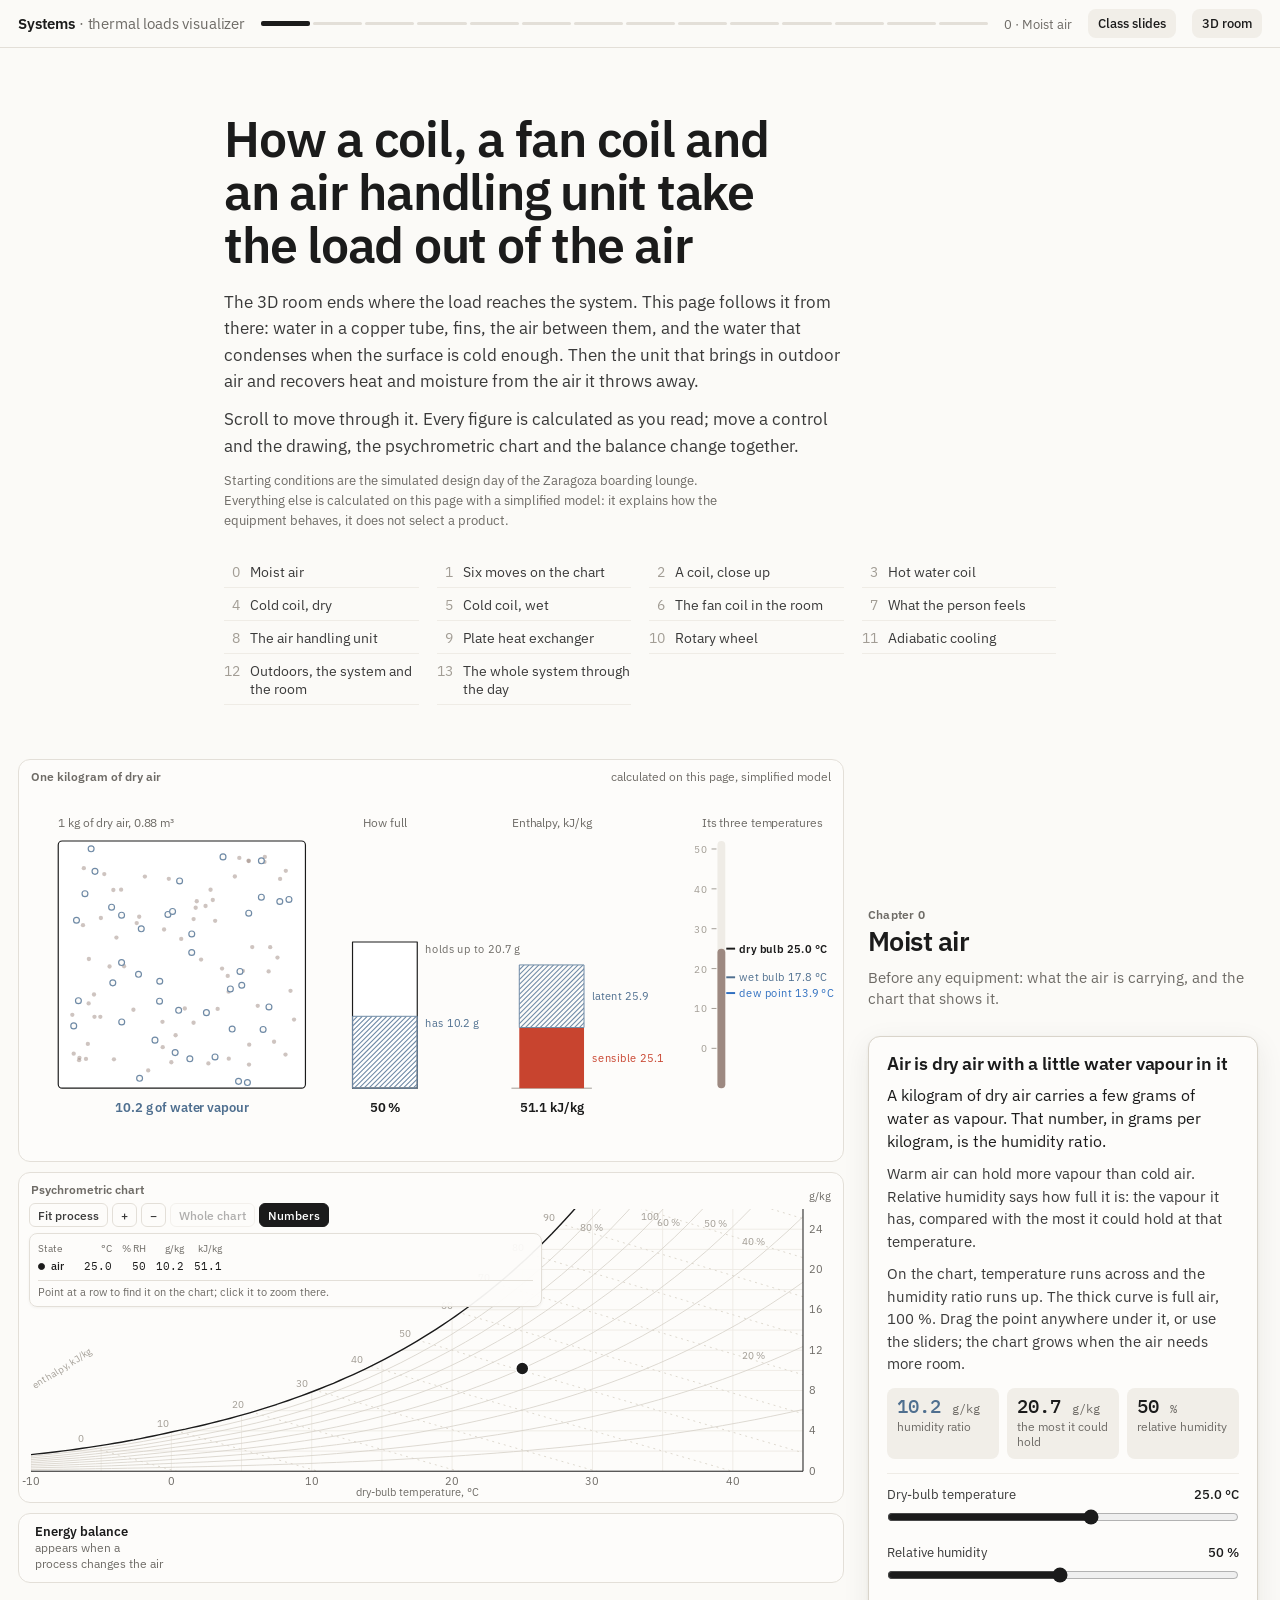
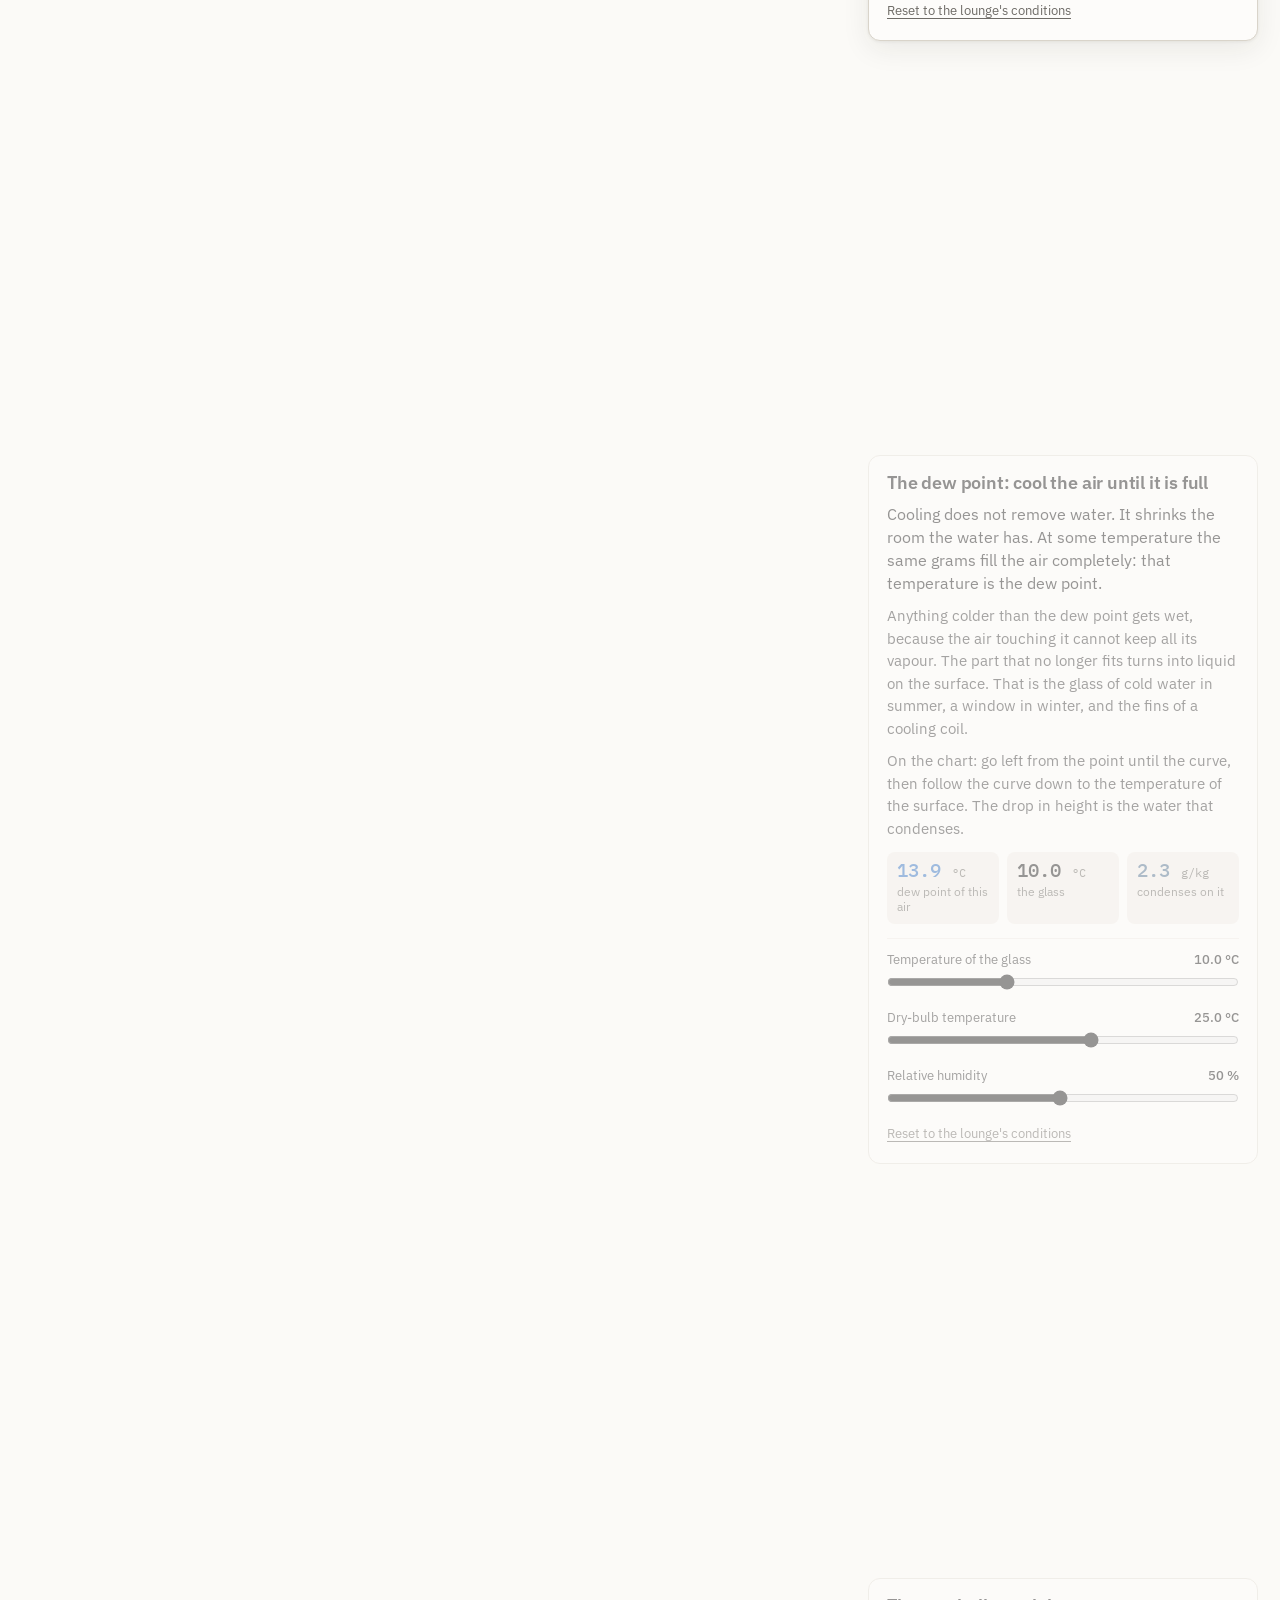
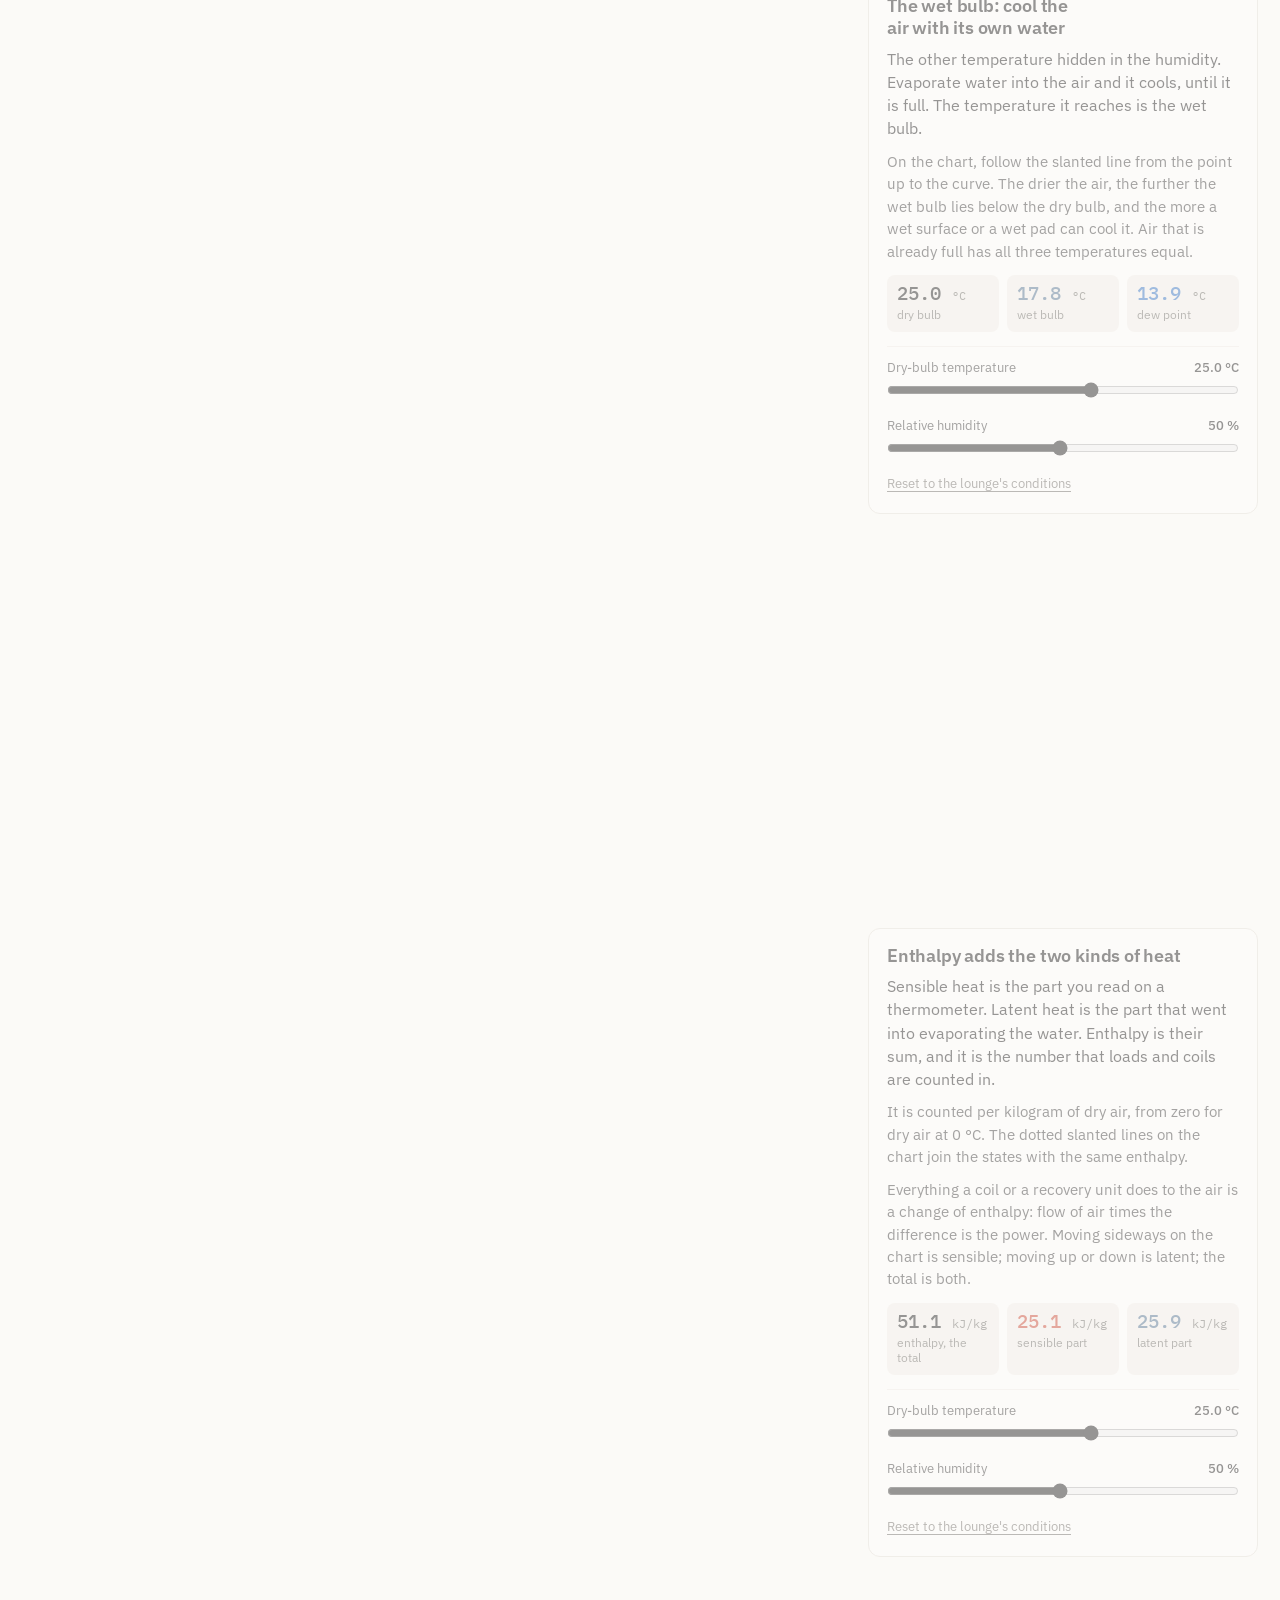
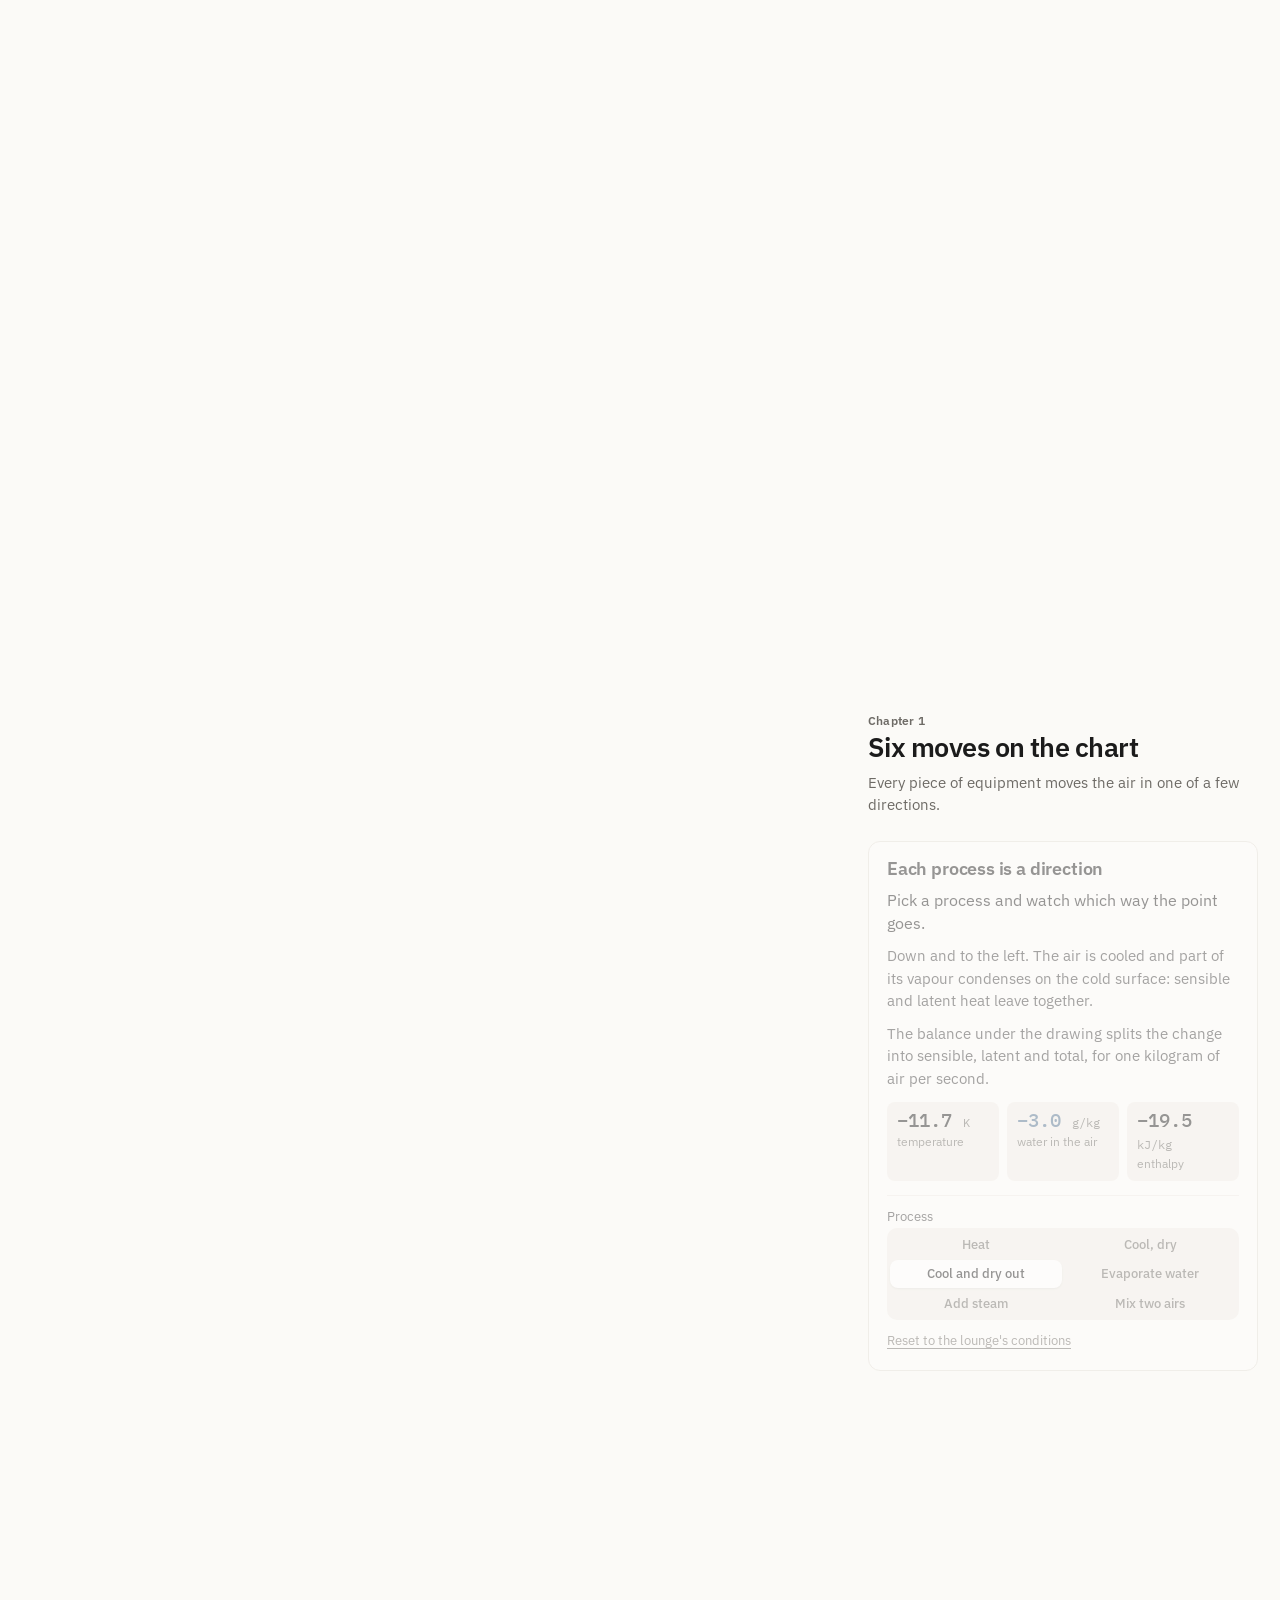
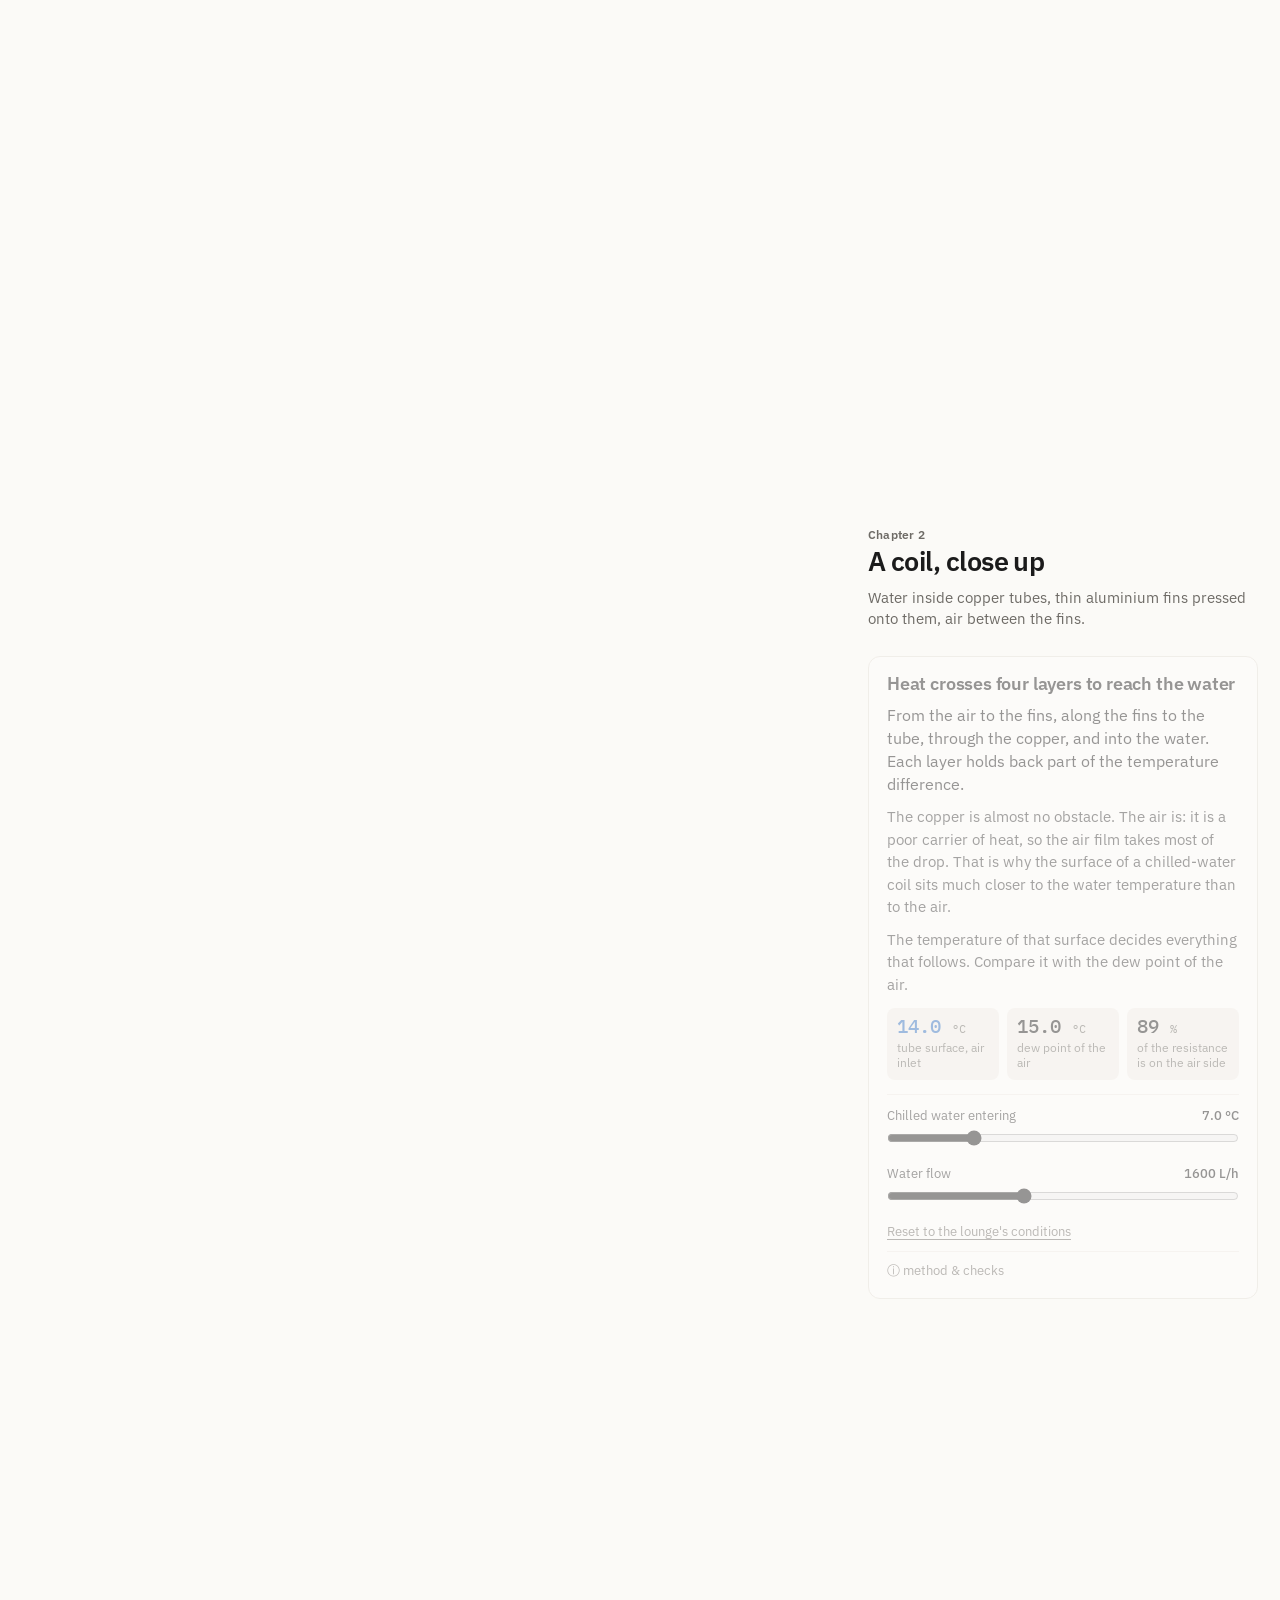
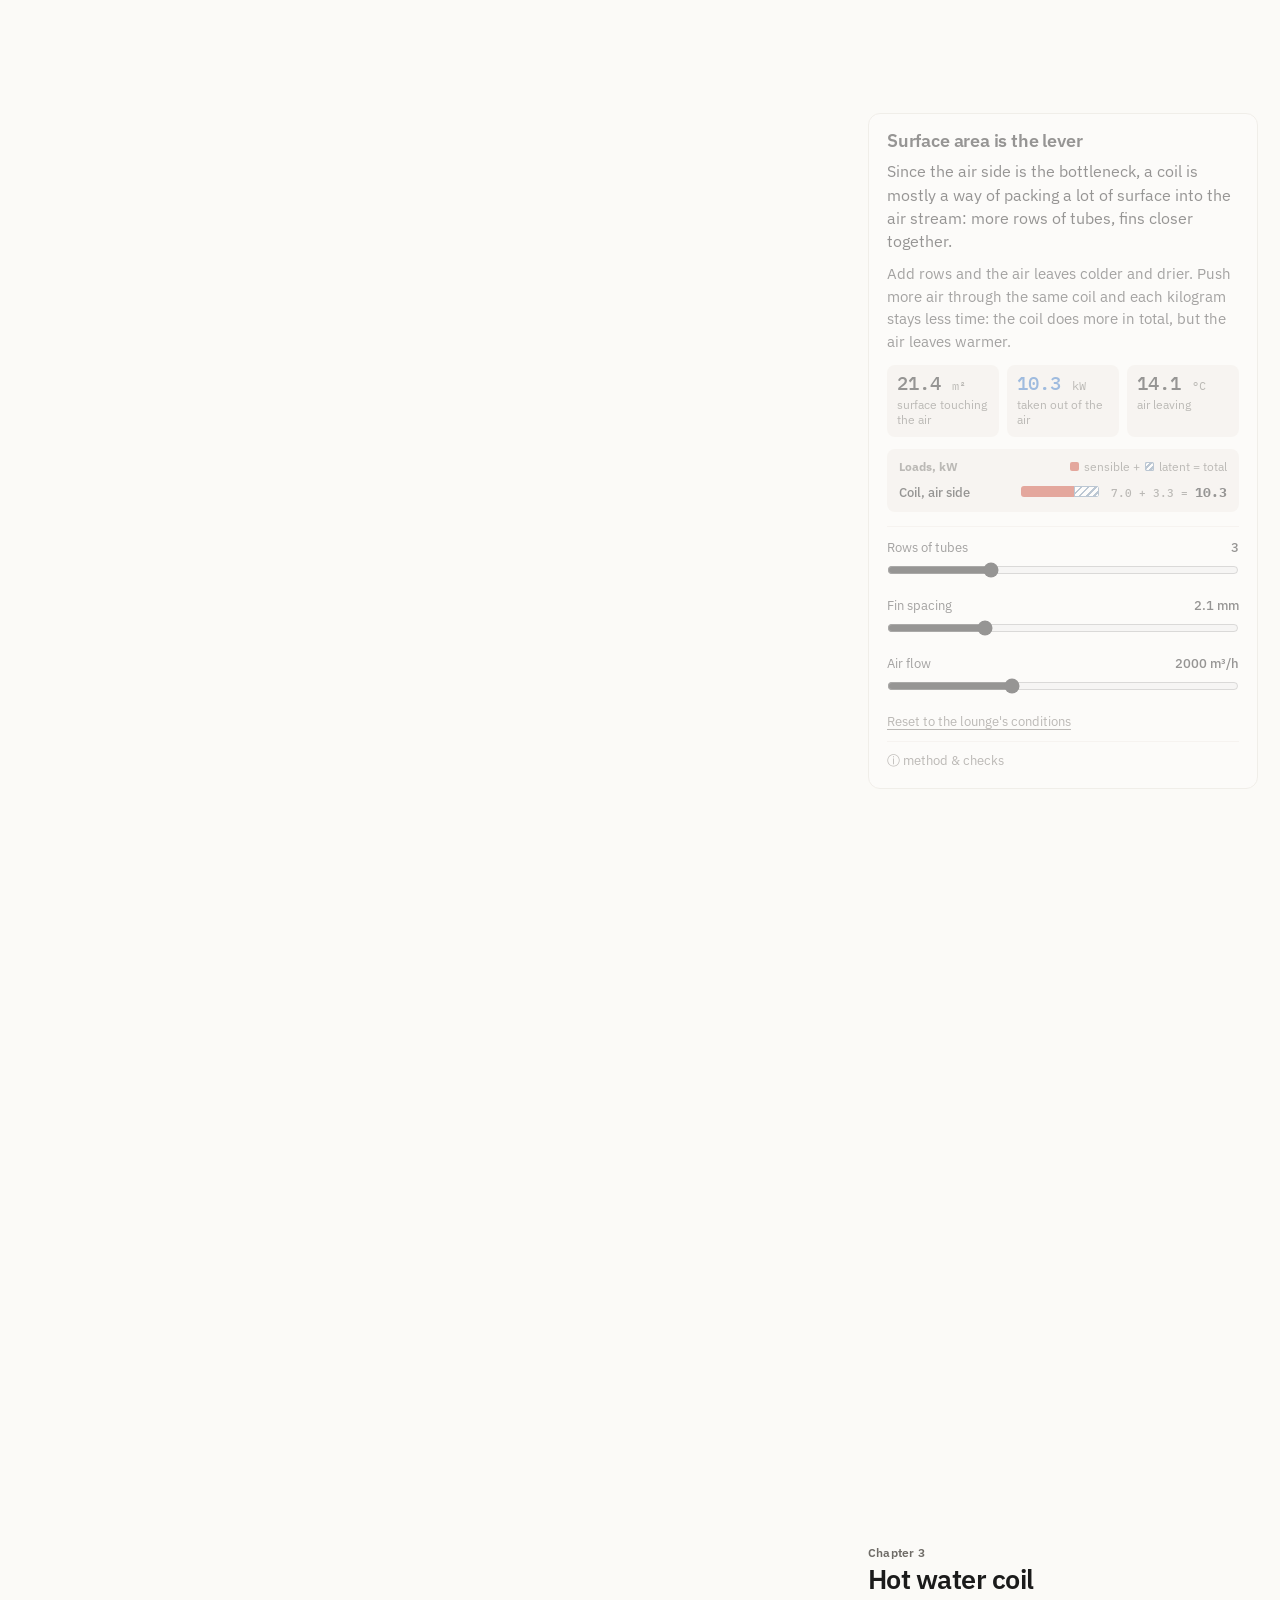
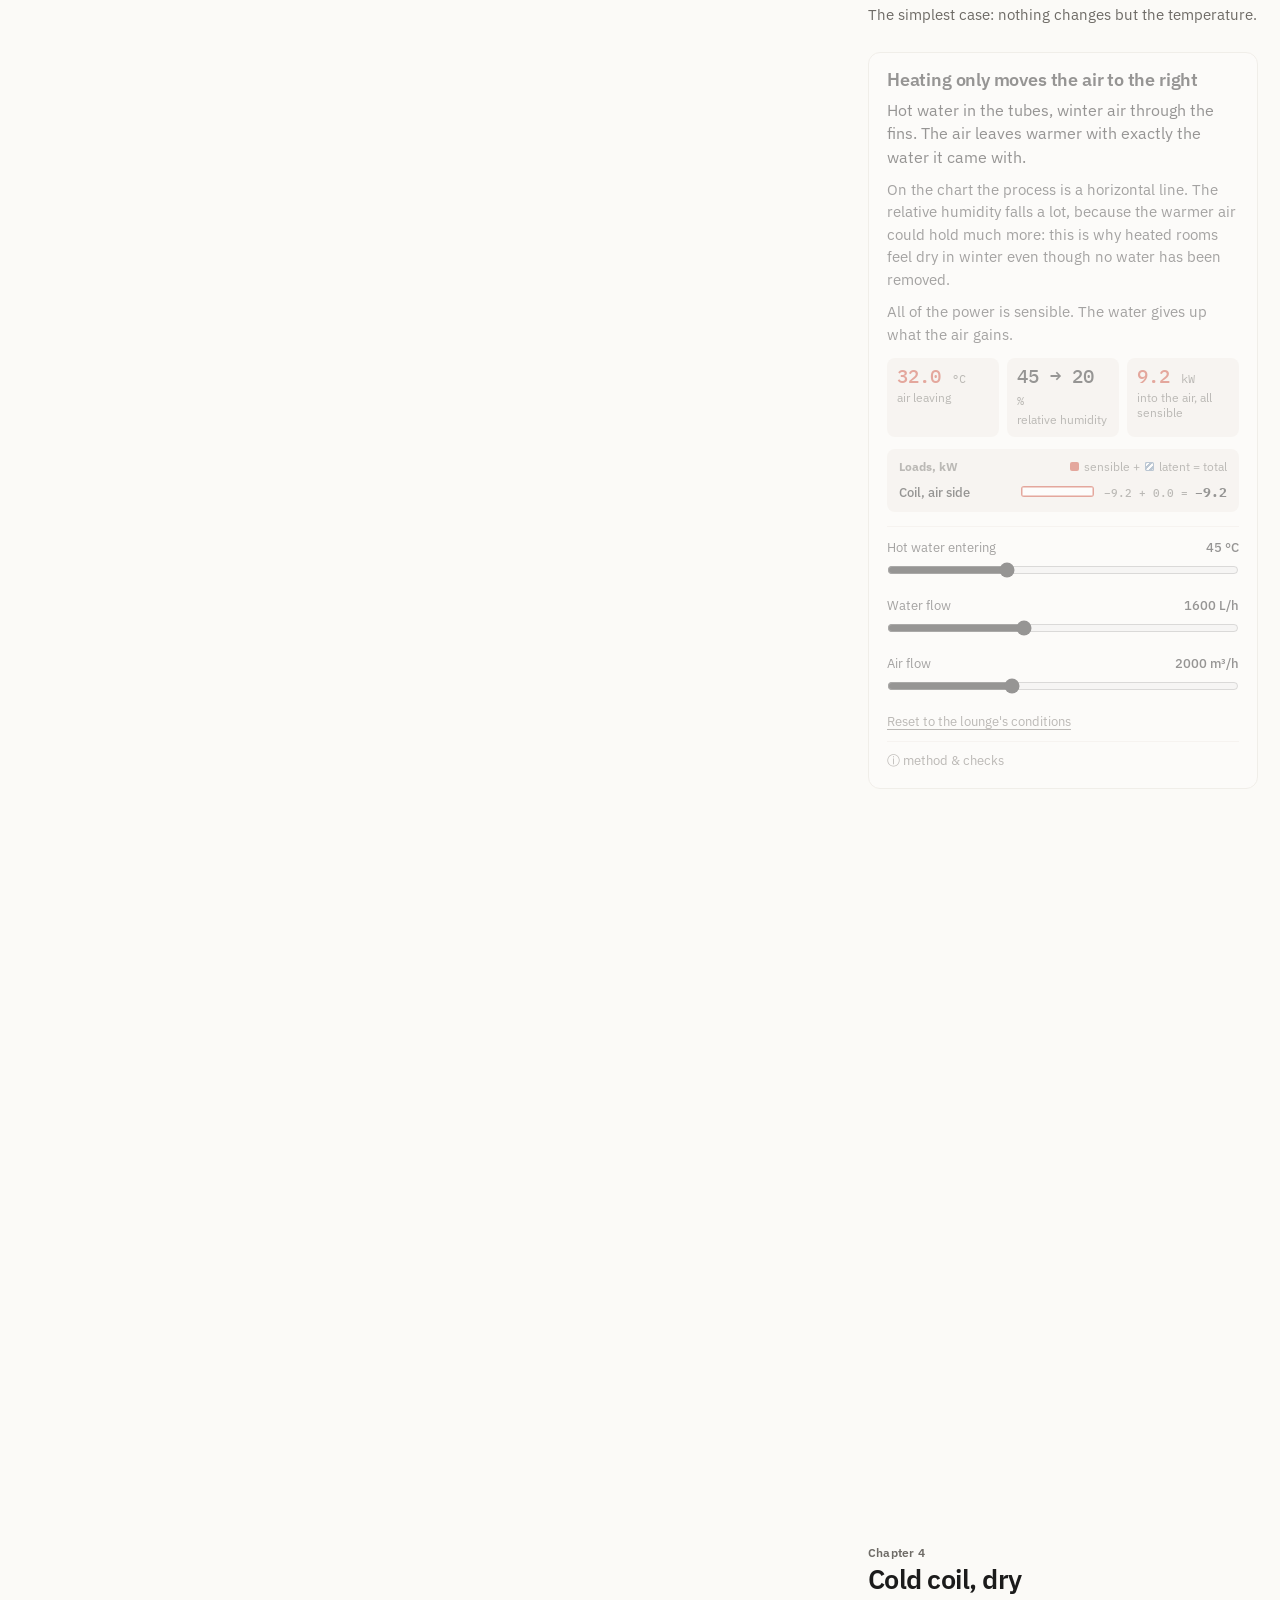
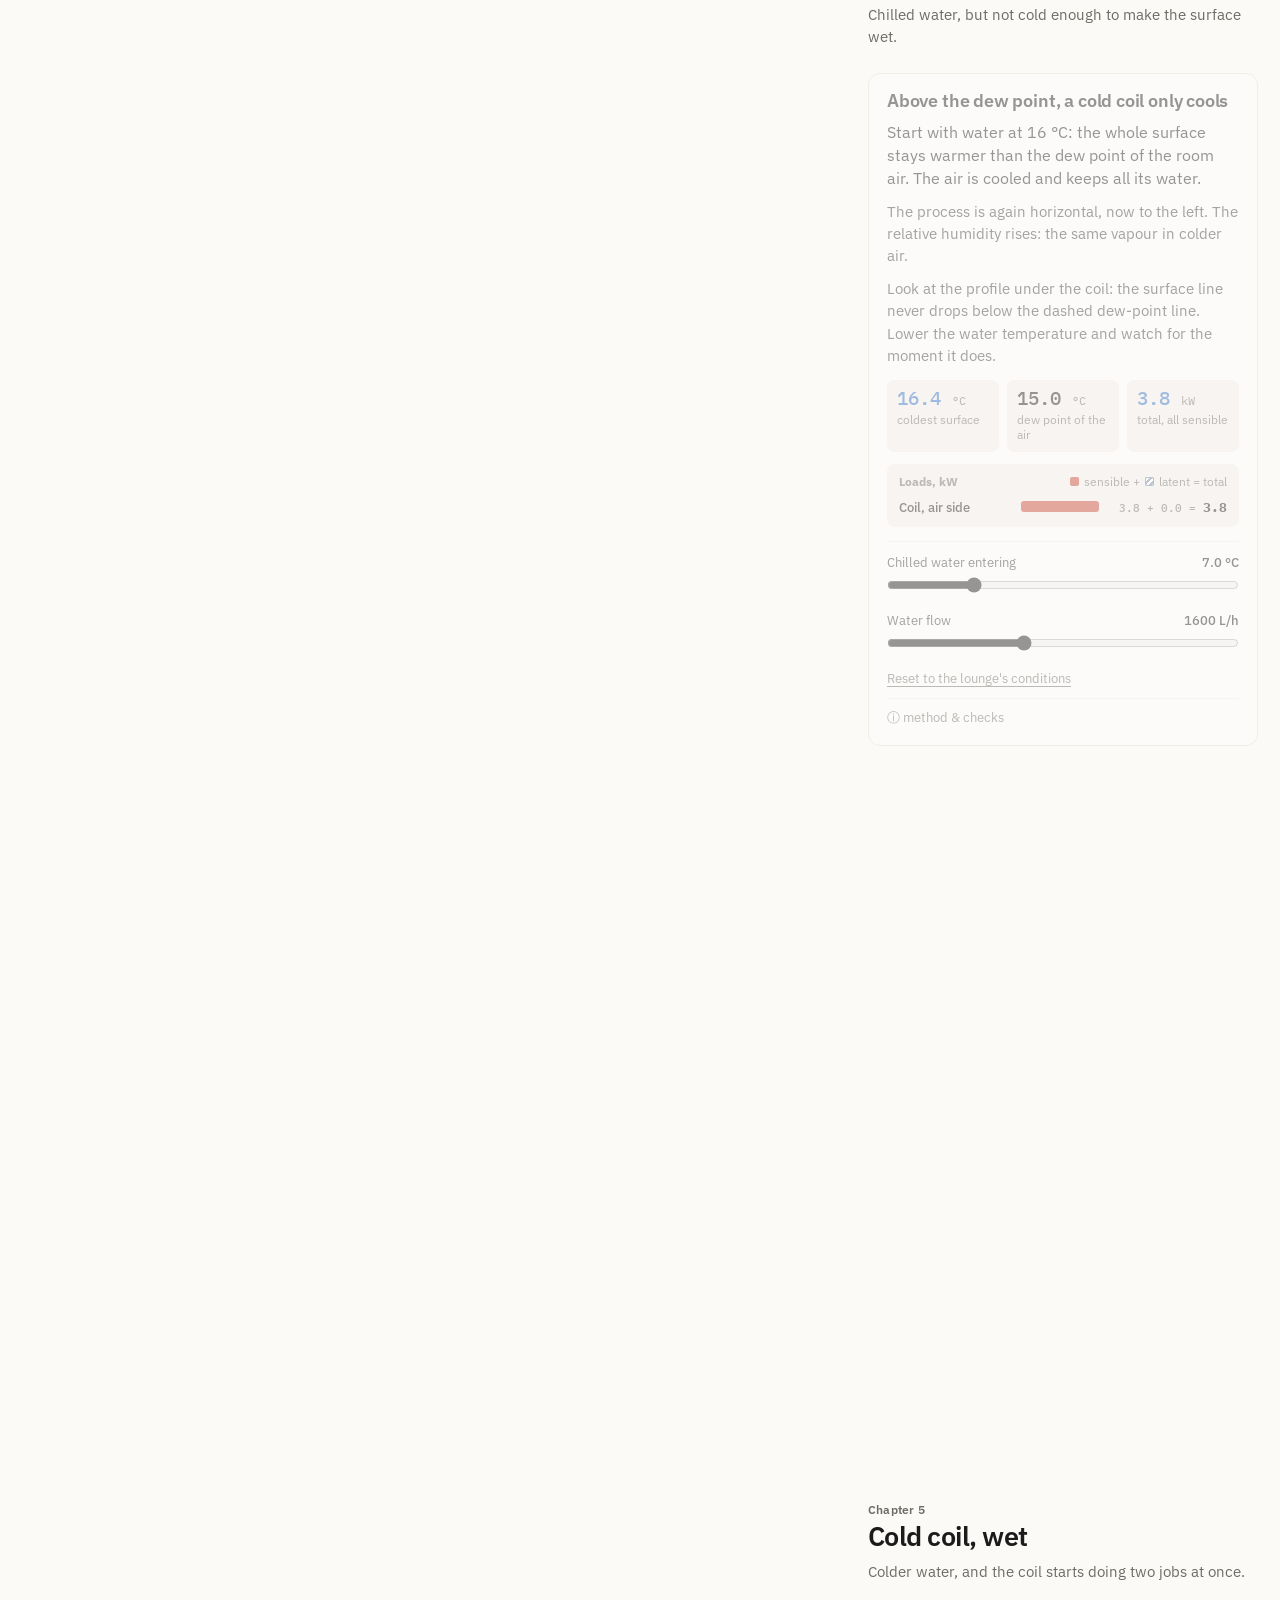
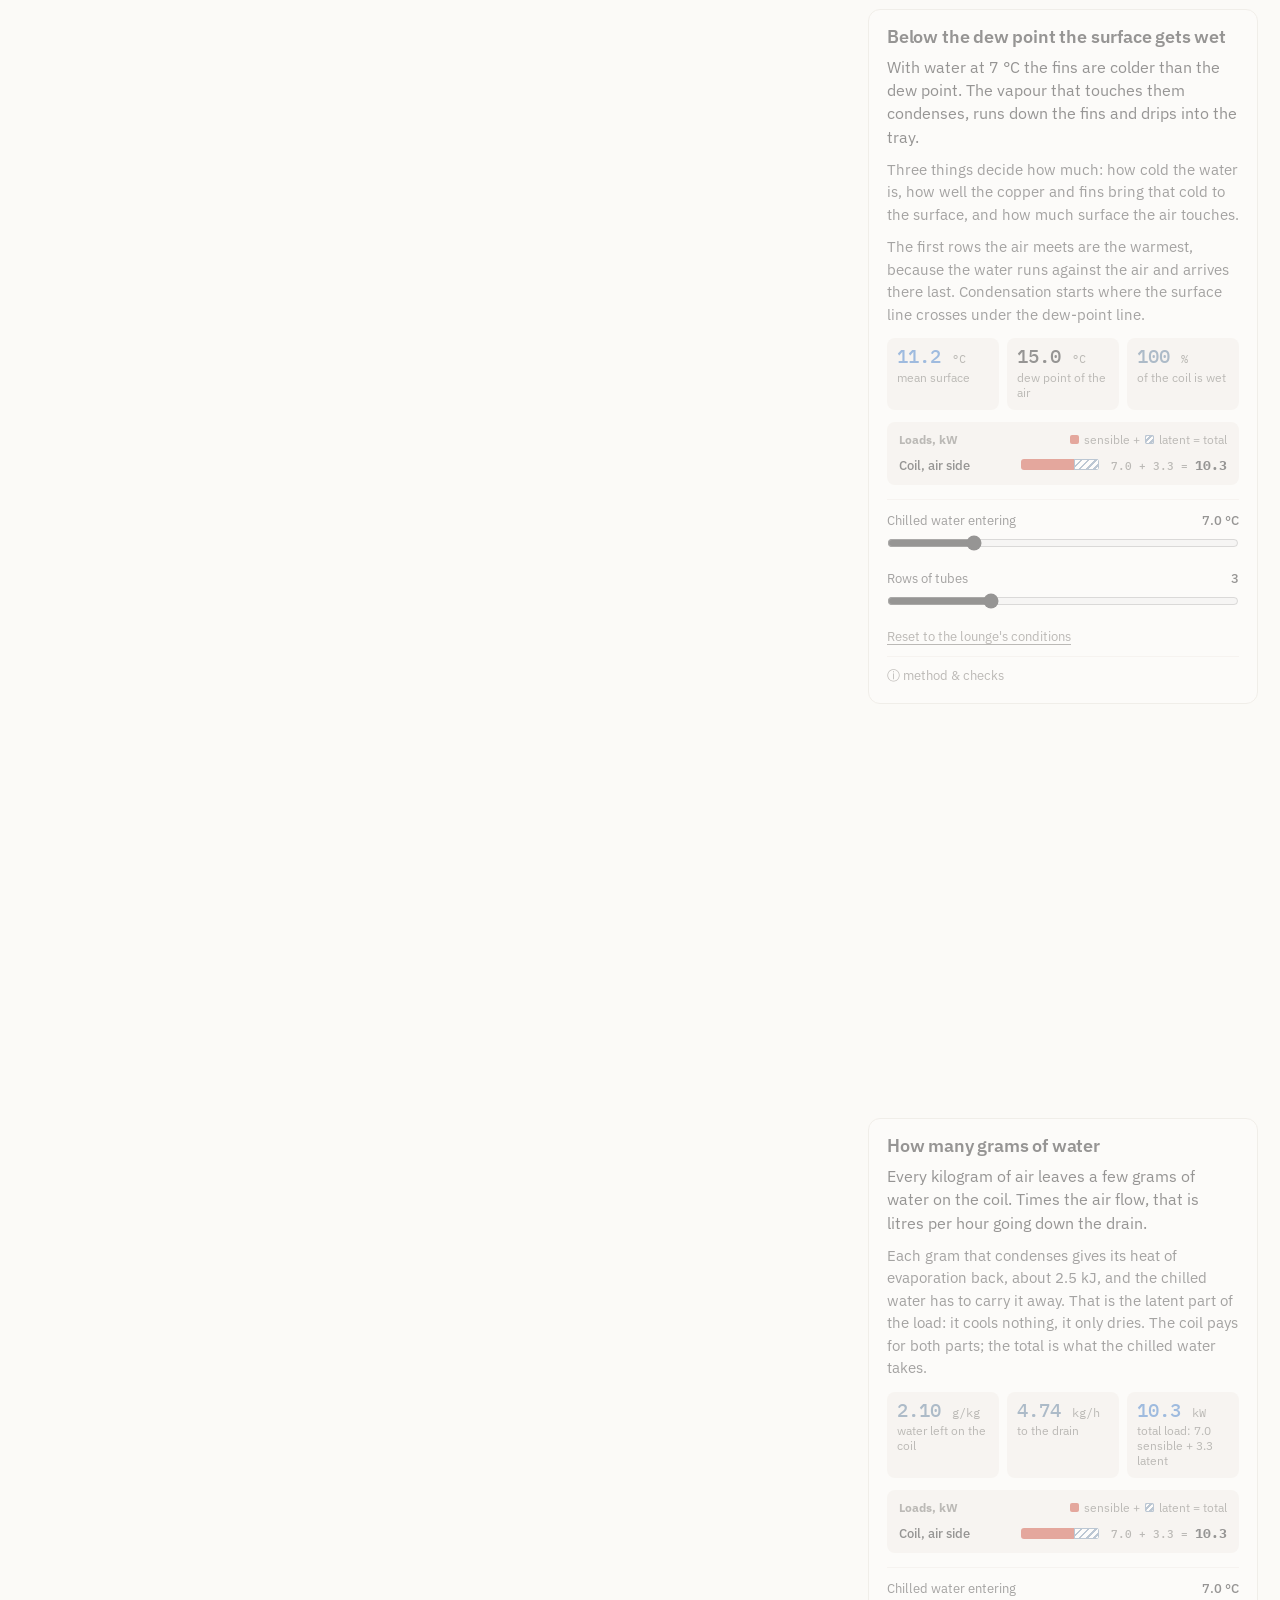
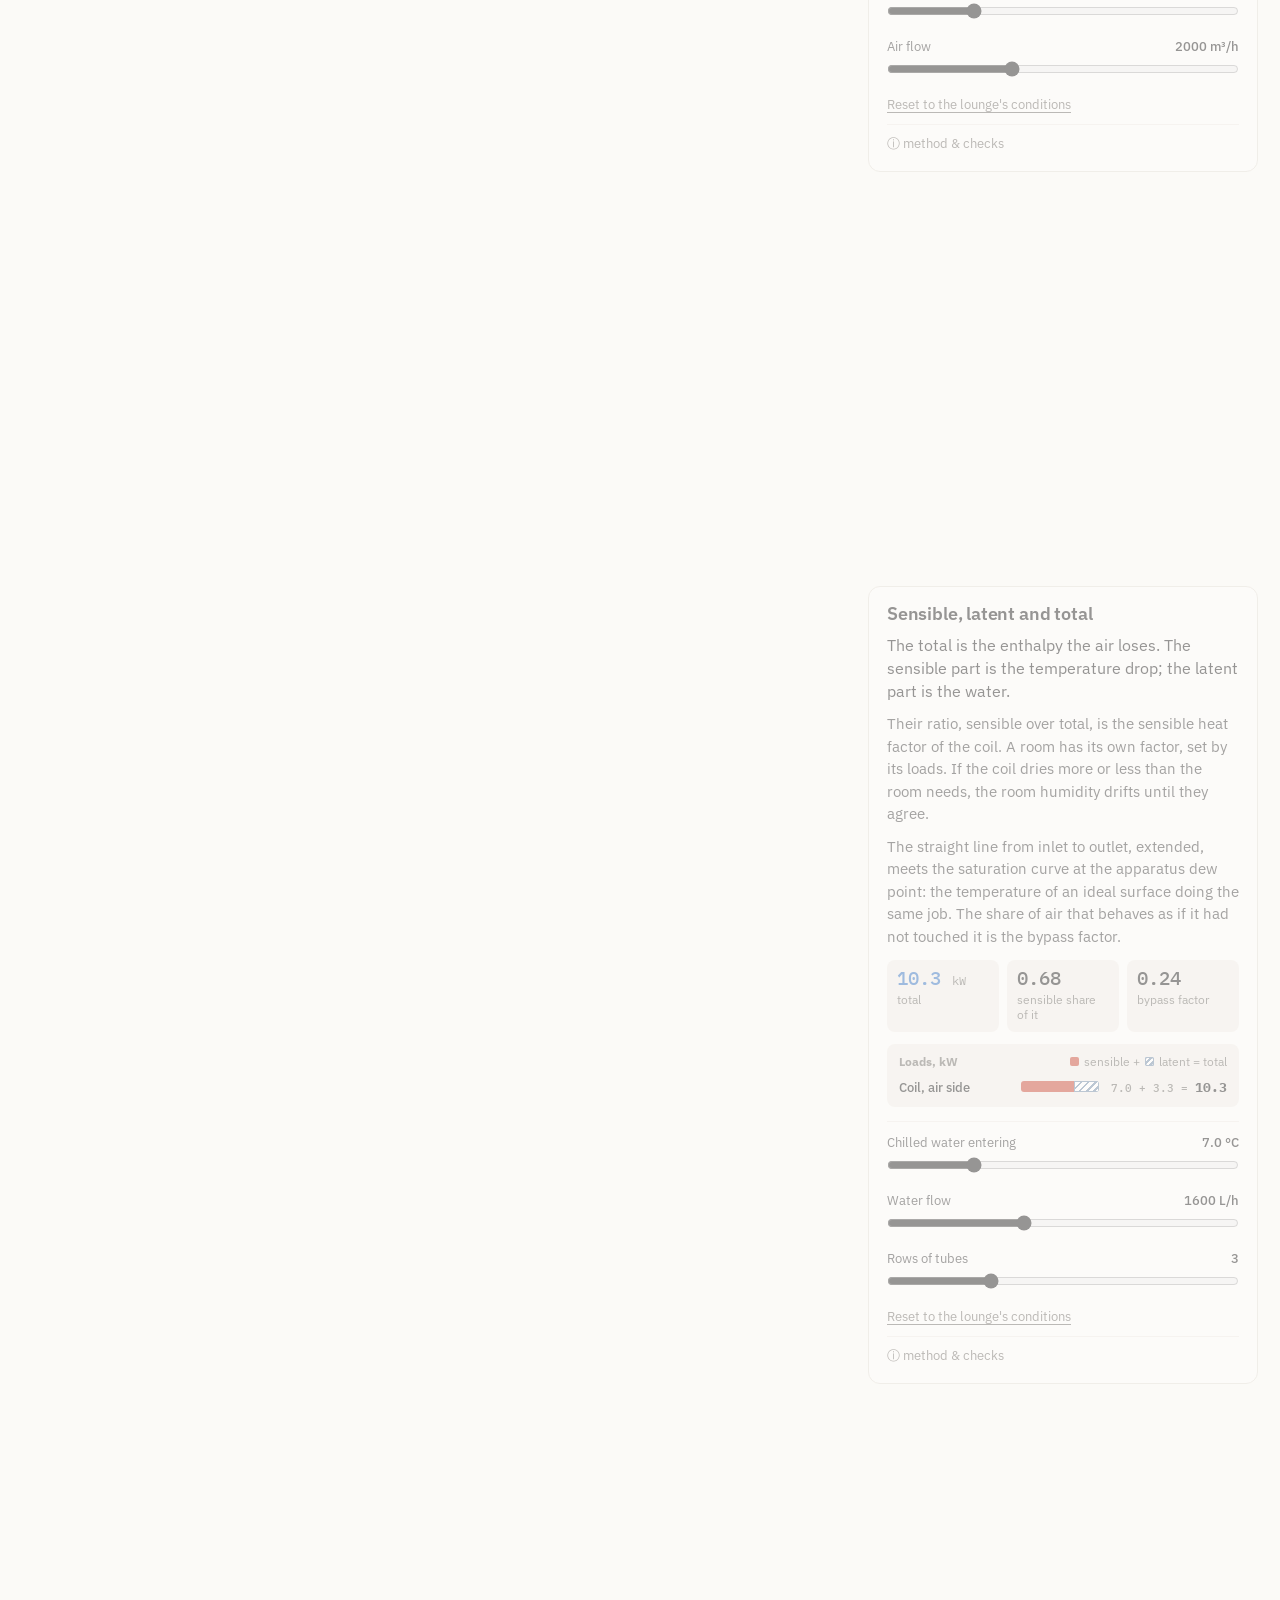
<file: systems.html>
<!doctype html>
<html lang="en">
<head>
<meta charset="utf-8">
<meta name="viewport" content="width=device-width,initial-scale=1">
<title>Systems · coils, air handling and heat recovery</title>
<link rel="preconnect" href="https://fonts.googleapis.com">
<link href="https://fonts.googleapis.com/css2?family=IBM+Plex+Sans:ital,wght@0,400;0,500;0,600;1,400&family=IBM+Plex+Mono:wght@400;500&display=swap" rel="stylesheet">
<style>
  :root {
    --ink: #1b1b1b; --ink-2: #3a3a3a; --muted: #6e6b66; --line: #e3dfd8; --line-2: #efece6;
    --paper: #fbfaf7; --surface: #fdfcfa; --chip: #f1eee8; --hover: #f3f0ea;
    --focus: #2f6fc0; --r-panel: 12px; --r-ctl: 8px;
    --hot: #c8442f; --cold: #2f6fc0; --vap: #6f8aa6; --warn: #7a5b00;
    --shadow: 0 8px 28px rgba(40,32,20,.08), 0 1px 3px rgba(40,32,20,.06);
    --top-h: 48px; --text-w: 430px;
  }
  * { box-sizing: border-box; }
  html { scroll-behavior: smooth; }
  body { margin: 0; background: var(--paper); color: var(--ink); font-family: "IBM Plex Sans", system-ui, sans-serif; -webkit-font-smoothing: antialiased; }
  ::selection { background: #cfe0f5; }
  button, input { font: inherit; color: inherit; }
  button { cursor: pointer; }
  :focus-visible { outline: 2px solid var(--focus); outline-offset: 2px; border-radius: 6px; }
  .mono, .num { font-family: "IBM Plex Mono", ui-monospace, monospace; font-variant-numeric: tabular-nums; }

  /* ---- top bar */
  #top { position: sticky; top: 0; z-index: 10; height: var(--top-h); display: flex; align-items: center; gap: 16px; padding: 0 18px; background: rgba(251,250,247,.94); backdrop-filter: blur(6px); border-bottom: 1px solid var(--line); }
  #top .brand { font-size: 15px; font-weight: 600; letter-spacing: -.01em; white-space: nowrap; }
  #top .brand span { color: var(--muted); font-weight: 400; }
  #dots { flex: 1; display: flex; align-items: center; gap: 3px; min-width: 0; overflow: hidden; }
  #dots a { flex: 1 1 0; max-width: 64px; height: 20px; display: grid; align-items: center; }
  #dots a i { display: block; height: 3px; border-radius: 2px; background: var(--line); transition: background .2s, height .2s; }
  #dots a:hover i { background: #bdb7ad; }
  #dots a.done i { background: #8b867d; }
  #dots a.on i { background: var(--ink); height: 5px; }
  #where { font-size: 12.5px; color: var(--muted); white-space: nowrap; }
  #top .back { font-size: 13px; font-weight: 500; text-decoration: none; color: var(--ink); padding: 6px 10px; border-radius: var(--r-ctl); background: var(--chip); white-space: nowrap; }
  #top .back:hover { background: #e8e4dc; }

  /* ---- hero */
  #hero { max-width: 880px; margin: 0 auto; padding: 64px 24px 40px; }
  #hero h1 { font-size: clamp(30px, 4.6vw, 50px); line-height: 1.06; letter-spacing: -.025em; font-weight: 600; margin: 0 0 18px; text-wrap: balance; }
  #hero p { font-size: 17px; line-height: 1.55; color: var(--ink-2); max-width: 62ch; margin: 0 0 12px; }
  #hero .src { font-size: 13px; color: var(--muted); }
  #toc { display: grid; grid-template-columns: repeat(auto-fill, minmax(190px, 1fr)); gap: 2px 18px; margin: 26px 0 0; padding: 0; list-style: none; counter-reset: c -1; }
  #toc li { counter-increment: c; }
  #toc a { display: flex; gap: 10px; padding: 6px 0; font-size: 14px; color: var(--ink-2); text-decoration: none; border-bottom: 1px solid var(--line-2); }
  #toc a::before { content: counter(c); color: #a29d95; width: 16px; text-align: right; font-variant-numeric: tabular-nums; }
  #toc a:hover { color: var(--ink); border-color: var(--ink); }

  /* ---- scrolly layout */
  #scrolly { display: grid; grid-template-columns: minmax(0, 1fr) var(--text-w); align-items: start; }
  #stage { position: sticky; top: var(--top-h); height: calc(100vh - var(--top-h)); height: calc(100dvh - var(--top-h)); padding: 14px 6px 14px 18px; display: flex; flex-direction: column; gap: 10px; min-width: 0; }
  #views { flex: 1; min-height: 0; display: grid; grid-template-columns: 1fr; grid-template-rows: minmax(0, 1.22fr) minmax(0, 1fr); gap: 10px; }
  .pane { position: relative; background: var(--surface); border: 1px solid var(--line); border-radius: var(--r-panel); overflow: hidden; min-height: 0; }
  .pane .cap { position: absolute; top: 9px; left: 12px; right: 12px; font-size: 12px; font-weight: 600; color: var(--muted); pointer-events: none; z-index: 1; display: flex; justify-content: space-between; gap: 8px; }
  .pane .cap small { font-weight: 400; font-size: 11.5px; text-align: right; }
  #scene, #chart { position: absolute; inset: 0; width: 100%; height: 100%; display: block; }
  #chart { touch-action: none; }
  #viewSeg { display: none; }
  /* ---- chart: zoom buttons and the table of numbers */
  .zui { position: absolute; top: 30px; left: 10px; z-index: 2; display: flex; flex-direction: column; align-items: flex-start; gap: 6px; max-width: calc(100% - 20px); pointer-events: none; }
  .zui > * { pointer-events: auto; }
  .zbar { display: flex; gap: 4px; flex-wrap: wrap; }
  .zbar button { height: 24px; min-width: 24px; padding: 0 8px; font-size: 11.5px; font-weight: 500; line-height: 1; border: 1px solid var(--line); border-radius: 6px; background: var(--surface); color: var(--ink-2); }
  .zbar button:hover:not(:disabled) { background: var(--hover); }
  .zbar button[aria-pressed="true"] { background: var(--ink); border-color: var(--ink); color: #fff; }
  .zbar button:disabled { opacity: .4; cursor: default; }
  .ztab { background: rgba(253,252,250,.94); border: 1px solid var(--line); border-radius: 8px; padding: 5px 8px 6px; overflow: auto; max-width: 100%; box-shadow: 0 1px 3px rgba(40,32,20,.05); }
  .ztab table { border-collapse: collapse; font-size: 11px; width: 100%; }
  .ztab table + table { margin-top: 5px; border-top: 1px solid var(--line); }
  .ztab th { text-align: left; font-weight: 500; padding: 2px 10px 2px 0; white-space: nowrap; }
  .ztab th span { display: inline-block; max-width: 118px; overflow: hidden; text-overflow: ellipsis; vertical-align: bottom; }
  .ztab td { text-align: right; padding: 2px 0 2px 10px; font-family: "IBM Plex Mono", ui-monospace, monospace; font-variant-numeric: tabular-nums; white-space: nowrap; }
  .ztab thead th, .ztab thead td { font-family: inherit; font-size: 10px; font-weight: 400; color: var(--muted); padding-top: 3px; }
  .ztab th i { display: inline-block; width: 7px; height: 7px; border-radius: 50%; border: 1.5px solid; margin-right: 6px; }
  .ztab th i.ln { width: 10px; height: 3px; border: 0; border-radius: 2px; vertical-align: middle; }
  .ztab tbody.st tr { cursor: zoom-in; }
  .ztab tbody.st tr.on, .ztab tbody.st tr:hover { background: var(--chip); }
  .ztab.wide { display: flex; flex-wrap: wrap; align-items: flex-start; gap: 0 20px; }
  .ztab.wide table { width: auto; }
  .ztab.wide table + table { margin-top: 0; border-top: 0; }
  .ztab.wide .zd { flex-basis: 100%; max-width: none; }
  .ztab .zd { margin: 5px 0 0; padding-top: 4px; border-top: 1px solid var(--line); font-size: 10.5px; line-height: 1.35; color: var(--muted); max-width: 250px; }
  @media (min-width: 1700px) { #views { grid-template-columns: minmax(0, 1.25fr) minmax(0, 1fr); grid-template-rows: 1fr; } }

  /* ---- balance bar: total = sensible + latent */
  #balance { background: var(--surface); border: 1px solid var(--line); border-radius: var(--r-panel); padding: 9px 16px 10px; display: grid; grid-template-columns: minmax(130px, 1fr) auto minmax(120px, 1.2fr) auto auto; gap: 4px 24px; align-items: center; min-height: 64px; }
  #balance[data-empty="1"] > :not(.bt) { visibility: hidden; }
  #balance .bt { font-size: 12px; color: var(--muted); line-height: 1.35; }
  #balance .bt b { display: block; color: var(--ink); font-size: 13px; font-weight: 600; }
  .beq { display: flex; align-items: flex-end; gap: 12px; }
  .beq .op { font-size: 17px; color: var(--muted); padding-bottom: 1px; }
  .bcell { min-width: 0; }
  .bcell .k { font-size: 11.5px; color: var(--muted); white-space: nowrap; display: flex; align-items: center; gap: 5px; }
  .bcell .v { font-size: 16px; font-weight: 500; white-space: nowrap; }
  .bcell.tot .v { font-size: 21px; font-weight: 600; line-height: 1.1; }
  .bcell .v small { font-size: 11.5px; color: var(--muted); font-weight: 400; }
  .bstack .bar, .lb { display: flex; height: 12px; border-radius: 3px; overflow: hidden; background: var(--line-2); }
  .bstack .bar i, .lb i { display: block; height: 100%; flex: none; }
  i.s { background: var(--hot); }
  i.l { background: repeating-linear-gradient(135deg, var(--vap) 0 2px, #fff 2px 5px); box-shadow: inset 0 0 0 1px var(--vap); }
  i.s.neg { background: #fff; box-shadow: inset 0 0 0 1.5px var(--hot); }
  i.l.neg { background: #fff; box-shadow: inset 0 0 0 1.5px var(--vap); }
  .bstack .cap { font-size: 11.5px; color: var(--muted); margin-top: 4px; white-space: nowrap; overflow: hidden; text-overflow: ellipsis; }
  .sw { width: 9px; height: 9px; border-radius: 2px; flex: none; }
  .sw.s { background: var(--hot); } .sw.l { background: repeating-linear-gradient(135deg, var(--vap) 0 2px, #fff 2px 4px); outline: 1px solid var(--vap); outline-offset: -1px; } .sw.t { background: var(--ink); }

  /* ---- load strip inside a step: one row per load, sensible + latent = total */
  .loads { margin: 12px 0; padding: 10px 12px 8px; background: var(--chip); border-radius: var(--r-ctl); }
  .loads:empty { display: none; }
  .loads .lh { display: flex; justify-content: space-between; gap: 8px; font-size: 11.5px; color: var(--muted); margin-bottom: 6px; }
  .loads .lh span { display: flex; align-items: center; gap: 5px; }
  .lr { display: grid; grid-template-columns: minmax(96px, 34%) 1fr auto; gap: 10px; align-items: center; padding: 4px 0; font-size: 12.5px; color: var(--ink-2); }
  .lr + .lr { border-top: 1px solid rgba(0,0,0,.05); }
  .lr .lb { background: rgba(255,255,255,.7); height: 11px; }
  .lr .lv { font-family: "IBM Plex Mono", monospace; font-variant-numeric: tabular-nums; white-space: nowrap; text-align: right; min-width: 118px; }
  .lr .lv small { color: var(--muted); font-size: 10.5px; }
  .lr.strong { color: var(--ink); font-weight: 500; }
  .lr.total { border-top: 1.5px solid var(--ink); margin-top: 3px; padding-top: 6px; font-weight: 600; }
  .lr.total .lv b { font-size: 14px; }

  /* ---- text column */
  #steps { padding: 0 22px 30vh 18px; min-width: 0; }
  .chapter-head { padding: 38vh 0 4px; }
  .chapter-head:first-child { padding-top: 18vh; }
  .chapter-head .n { font-size: 12px; font-weight: 600; color: var(--muted); letter-spacing: .02em; }
  .chapter-head h2 { margin: 4px 0 0; font-size: 27px; line-height: 1.12; letter-spacing: -.02em; font-weight: 600; text-wrap: balance; }
  .chapter-head p { margin: 10px 0 0; font-size: 14.5px; line-height: 1.5; color: var(--muted); }
  .step { margin: 22px 0 46vh; padding: 16px 18px 18px; background: var(--surface); border: 1px solid var(--line); border-radius: var(--r-panel); opacity: .45; transition: opacity .25s, box-shadow .25s, border-color .25s; scroll-margin-top: 30vh; }
  .step.on { opacity: 1; box-shadow: var(--shadow); border-color: #d9d4ca; }
  .step h3 { margin: 0 0 8px; font-size: 18px; line-height: 1.25; letter-spacing: -.01em; font-weight: 600; text-wrap: balance; }
  .step p { margin: 0 0 10px; font-size: 14.5px; line-height: 1.55; color: var(--ink-2); }
  .step p.say { font-size: 16px; color: var(--ink); line-height: 1.45; }
  .step p:last-child { margin-bottom: 0; }
  .step em.t { font-style: normal; font-weight: 500; border-bottom: 1px dotted #a29d95; }
  .facts { display: grid; grid-template-columns: repeat(auto-fit, minmax(96px, 1fr)); gap: 8px; margin: 12px 0; }
  .fact { background: var(--chip); border-radius: var(--r-ctl); padding: 8px 10px 9px; }
  .fact .v { font-size: 19px; font-weight: 500; line-height: 1.15; }
  .fact .v small { font-size: 12px; color: var(--muted); font-weight: 400; }
  .fact .k { font-size: 11.5px; color: var(--muted); line-height: 1.3; margin-top: 3px; }
  .fact.hot .v { color: var(--hot); } .fact.cold .v { color: var(--cold); } .fact.vap .v { color: #4f6f8f; }
  .warn { margin: 10px 0; padding: 8px 10px; border-radius: var(--r-ctl); background: #fbf3d9; color: var(--warn); font-size: 13.5px; line-height: 1.4; }
  .warn:empty { display: none; }

  .ctls { margin: 14px 0 4px; display: grid; gap: 12px; padding-top: 12px; border-top: 1px solid var(--line-2); }
  .ctl label { display: flex; justify-content: space-between; align-items: baseline; gap: 10px; font-size: 13px; color: var(--ink-2); margin-bottom: 3px; }
  .ctl label output { font-weight: 500; color: var(--ink); white-space: nowrap; }
  .ctl .hint { font-size: 11.5px; color: var(--muted); margin-top: 2px; }
  input[type=range] { width: 100%; margin: 0; accent-color: var(--ink); height: 22px; }
  .seg { display: grid; grid-auto-flow: column; grid-auto-columns: 1fr; gap: 2px; padding: 3px; background: var(--chip); border-radius: 10px; }
  .seg.wrap { grid-auto-flow: row; grid-template-columns: repeat(2, 1fr); }
  .seg button { border: 0; background: transparent; border-radius: 8px; padding: 6px 6px; font-size: 13px; font-weight: 500; color: var(--muted); line-height: 1.2; }
  .seg button:hover { color: var(--ink); }
  .seg button.on { background: #fff; color: var(--ink); box-shadow: 0 1px 2px rgba(0,0,0,.08); }
  .reset { border: 0; background: none; padding: 0; font-size: 12.5px; color: var(--muted); text-decoration: underline; text-underline-offset: 3px; justify-self: start; }
  .reset:hover { color: var(--ink); }
  details.more { margin-top: 12px; border-top: 1px solid var(--line-2); padding-top: 10px; }
  details.more summary { font-size: 13px; color: var(--muted); cursor: pointer; list-style: none; }
  details.more summary::before { content: "ⓘ  "; }
  details.more summary:hover { color: var(--ink); }
  details.more .mb { font-size: 13px; line-height: 1.5; color: var(--ink-2); margin-top: 8px; }
  details.more .mb p { font-size: 13px; margin: 0 0 8px; }
  details.more table { border-collapse: collapse; width: 100%; font-size: 12.5px; margin: 6px 0; }
  details.more td { padding: 3px 0; border-bottom: 1px solid var(--line-2); }
  details.more td:last-child { text-align: right; font-family: "IBM Plex Mono", monospace; white-space: nowrap; padding-left: 10px; }
  table.cmp { border-collapse: collapse; width: 100%; font-size: 13px; margin: 10px 0 4px; }
  table.cmp th { text-align: right; font-weight: 500; color: var(--muted); font-size: 11.5px; padding: 3px 0 3px 8px; border-bottom: 1px solid var(--line); }
  table.cmp th:first-child, table.cmp td:first-child { text-align: left; padding-left: 0; }
  table.cmp td { text-align: right; padding: 5px 0 5px 8px; border-bottom: 1px solid var(--line-2); font-variant-numeric: tabular-nums; }
  table.cmp tr.on td { font-weight: 600; }
  #end { max-width: 880px; margin: 0 auto; padding: 0 24px 90px; color: var(--muted); font-size: 13.5px; line-height: 1.55; }
  #end a { color: var(--ink); }

  /* ---- narrow screens: the stage stays on top, the text runs underneath */
  @media (max-width: 900px) {
    #where, #top .brand span { display: none; }
    #top { gap: 10px; padding: 0 12px; }
    #scrolly { display: block; }
    #stage { height: 50vh; height: 50dvh; padding: 8px 10px 6px; gap: 6px; background: var(--paper); z-index: 5; border-bottom: 1px solid var(--line); }
    #views { grid-template-rows: 1fr; }
    #views .pane { display: none; }
    #views[data-v="scene"] .pane.ps, #views[data-v="chart"] .pane.pc { display: block; }
    #viewSeg { display: grid; position: absolute; right: 16px; top: 14px; z-index: 3; padding: 2px; }
    #viewSeg button { padding: 4px 9px; font-size: 12px; }
    .pane .cap small { display: none; }
    #balance { grid-template-columns: 1fr; gap: 4px; padding: 6px 10px; min-height: 0; }
    #balance .bt, .bcell.x, .bstack .cap { display: none; }
    .beq { justify-content: space-between; gap: 6px; } .bcell .v { font-size: 14px; } .bcell.tot .v { font-size: 16px; } .bstack .bar { height: 7px; }
    #steps { padding: 0 12px 40vh; }
    .step { margin-bottom: 30vh; scroll-margin-top: 56vh; }
    .chapter-head { padding-top: 14vh; }
    #hero { padding: 36px 16px 20px; }
  }
  @media (prefers-reduced-motion: reduce) { html { scroll-behavior: auto; } .step { transition: none; } }
</style>
<script src="data.js"></script>
</head>
<body>
<header id="top">
  <div class="brand">Systems <span>· thermal loads visualizer</span></div>
  <nav id="dots" aria-label="Chapters"></nav>
  <div id="where"></div>
  <a class="back" href="class/">Class slides</a>
  <a class="back" href="index.html">3D room</a>
</header>

<section id="hero">
  <h1>How a coil, a fan coil and an air handling unit take the load out of the air</h1>
  <p>The 3D room ends where the load reaches the system. This page follows it from there: water in a copper tube, fins, the air between them, and the water that condenses when the surface is cold enough. Then the unit that brings in outdoor air and recovers heat and moisture from the air it throws away.</p>
  <p>Scroll to move through it. Every figure is calculated as you read; move a control and the drawing, the psychrometric chart and the balance change together.</p>
  <p class="src">Starting conditions are the simulated design day of the Zaragoza boarding lounge. Everything else is calculated on this page with a simplified model: it explains how the equipment behaves, it does not select a product.</p>
  <ol id="toc"></ol>
</section>

<main id="scrolly">
  <div id="stage">
    <div class="seg" id="viewSeg"><button data-v="scene" class="on">Equipment</button><button data-v="chart">Chart</button></div>
    <div id="views" data-v="scene">
      <div class="pane ps"><div class="cap"><span id="sceneCap"></span><small id="sceneNote"></small></div><canvas id="scene" role="img"></canvas></div>
      <div class="pane pc"><div class="cap"><span>Psychrometric chart</span><small id="chartRead" class="num"></small></div><svg id="chart" role="img" aria-label="Psychrometric chart with the process of the current step"></svg></div>
    </div>
    <div id="balance" data-empty="1" aria-live="off">
      <div class="bt"><b id="balTitle"></b><span id="balSub"></span></div>
      <div class="beq">
        <div class="bcell tot"><div class="k"><i class="sw t"></i>Total</div><div class="v num" id="bT"></div></div>
        <span class="op">=</span>
        <div class="bcell"><div class="k"><i class="sw s"></i>Sensible</div><div class="v num" id="bS"></div></div>
        <span class="op">+</span>
        <div class="bcell"><div class="k"><i class="sw l"></i>Latent</div><div class="v num" id="bL"></div></div>
      </div>
      <div class="bstack"><div class="bar" id="bStack"><i class="s"></i><i class="l"></i></div><div class="cap" id="bShare"></div></div>
      <div class="bcell x"><div class="k">Enthalpy</div><div class="v num" id="bH"></div></div>
      <div class="bcell x"><div class="k">Water</div><div class="v num" id="bW"></div></div>
    </div>
  </div>
  <div id="steps"></div>
</main>

<footer id="end">
  <p>Moist-air properties follow ASHRAE Fundamentals 2017. The coil is marched row by row with a water film, the copper wall, fin efficiency and an air film; where the surface is below the local dew point it condenses (Lewis number 1). Recovery units use fixed efficiencies. Comfort is ISO 7730. The models and their tests are in the <code>systems</code> folder of the <a href="https://github.com/AdriSonet/Thermal-Loads-Visualizer">repository</a>.</p>
  <p><a href="index.html">Back to the 3D room</a></p>
</footer>
<script type="module" src="systems/main.js"></script>
</body>
</html>
</file>
